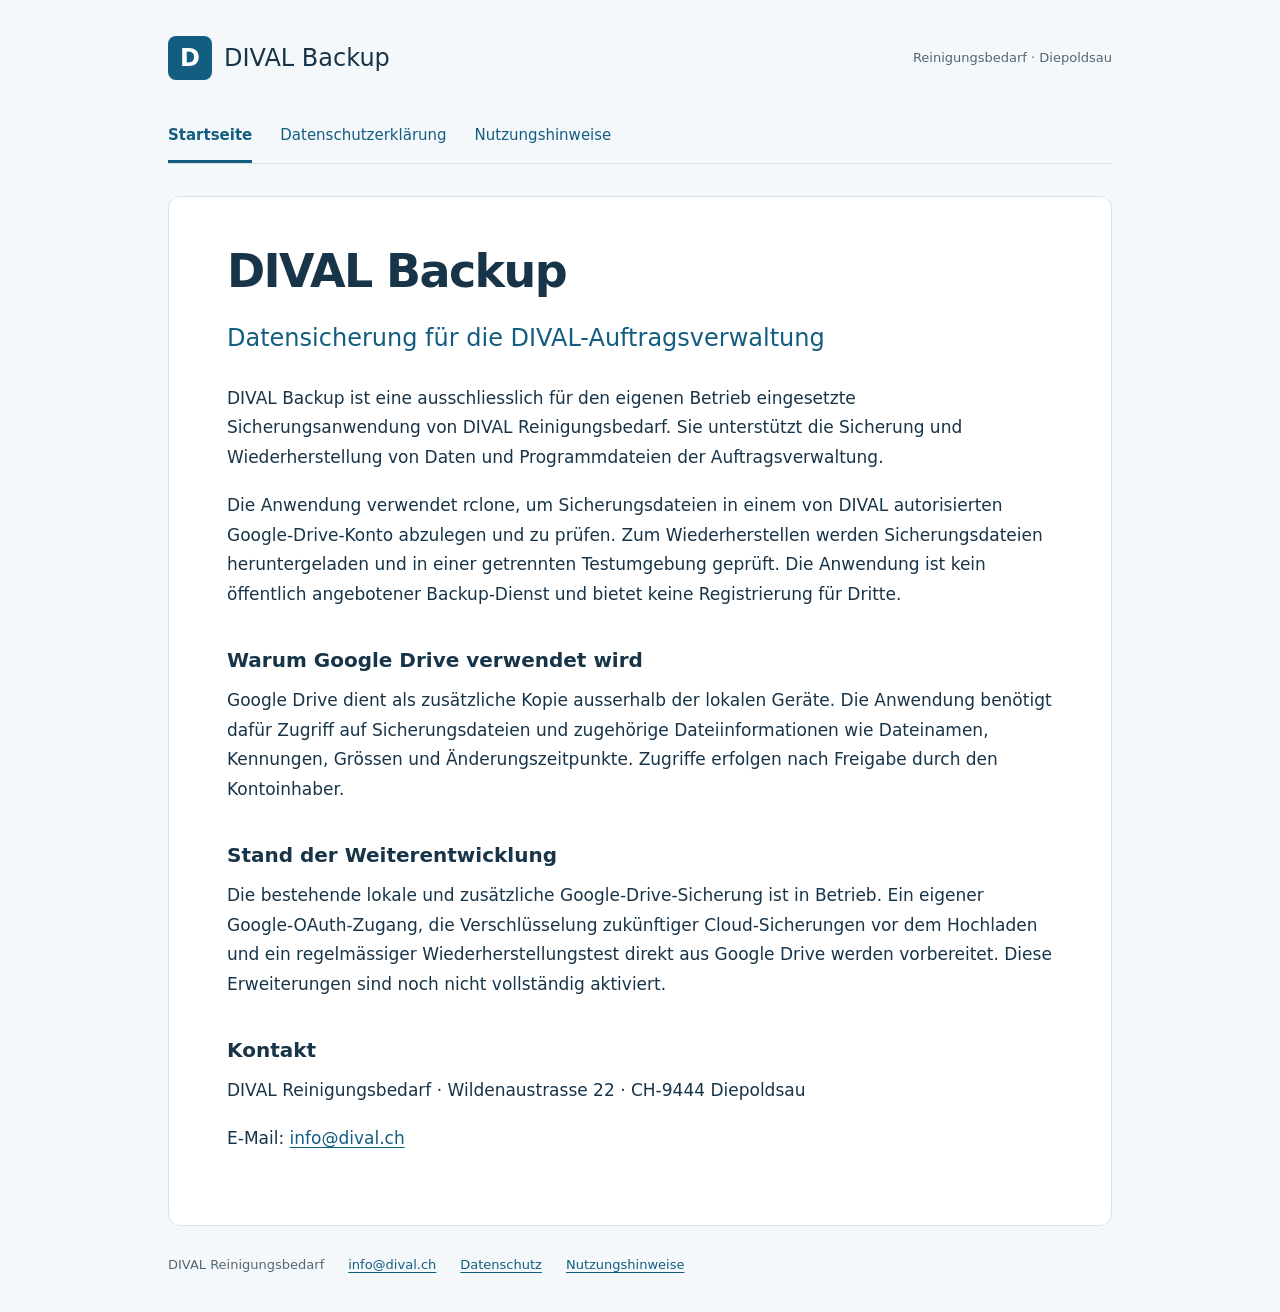
<file: index.html>
<!doctype html>
<html lang="de-CH"><head><meta charset="utf-8"><meta name="viewport" content="width=device-width, initial-scale=1"><meta name="description" content="Informationen zur betrieblichen DIVAL-Backup-Anwendung, ihrem Datenschutz und ihrer Nutzung."><title>Startseite · DIVAL Backup</title><link rel="stylesheet" href="style.css"></head>
<body><a class="skip" href="#inhalt">Zum Inhalt</a><header><div class="top"><a class="brand" href="index.html"><span class="mark" aria-hidden="true">D</span><span>DIVAL <strong>Backup</strong></span></a><span class="eyebrow">Reinigungsbedarf · Diepoldsau</span></div><nav aria-label="Hauptnavigation"><a href="index.html" aria-current="page">Startseite</a><a href="datenschutz.html">Datenschutzerklärung</a><a href="nutzung.html">Nutzungshinweise</a></nav></header>
<main id="inhalt"><h1>DIVAL Backup</h1>
<h2>Datensicherung für die DIVAL-Auftragsverwaltung</h2>
<p>DIVAL Backup ist eine ausschliesslich für den eigenen Betrieb eingesetzte Sicherungsanwendung von DIVAL Reinigungsbedarf. Sie unterstützt die Sicherung und Wiederherstellung von Daten und Programmdateien der Auftragsverwaltung.</p>
<p>Die Anwendung verwendet rclone, um Sicherungsdateien in einem von DIVAL autorisierten Google-Drive-Konto abzulegen und zu prüfen. Zum Wiederherstellen werden Sicherungsdateien heruntergeladen und in einer getrennten Testumgebung geprüft. Die Anwendung ist kein öffentlich angebotener Backup-Dienst und bietet keine Registrierung für Dritte.</p>
<h3>Warum Google Drive verwendet wird</h3>
<p>Google Drive dient als zusätzliche Kopie ausserhalb der lokalen Geräte. Die Anwendung benötigt dafür Zugriff auf Sicherungsdateien und zugehörige Dateiinformationen wie Dateinamen, Kennungen, Grössen und Änderungszeitpunkte. Zugriffe erfolgen nach Freigabe durch den Kontoinhaber.</p>
<h3>Stand der Weiterentwicklung</h3>
<p>Die bestehende lokale und zusätzliche Google-Drive-Sicherung ist in Betrieb. Ein eigener Google-OAuth-Zugang, die Verschlüsselung zukünftiger Cloud-Sicherungen vor dem Hochladen und ein regelmässiger Wiederherstellungstest direkt aus Google Drive werden vorbereitet. Diese Erweiterungen sind noch nicht vollständig aktiviert.</p>
<h3>Kontakt</h3>
<p>DIVAL Reinigungsbedarf · Wildenaustrasse 22 · CH-9444 Diepoldsau</p>
<p>E-Mail: <a href="mailto:info@dival.ch">info@dival.ch</a></p></main><footer><span>DIVAL Reinigungsbedarf</span><a href="mailto:info@dival.ch">info@dival.ch</a><a href="datenschutz.html">Datenschutz</a><a href="nutzung.html">Nutzungshinweise</a></footer></body></html>
</file>
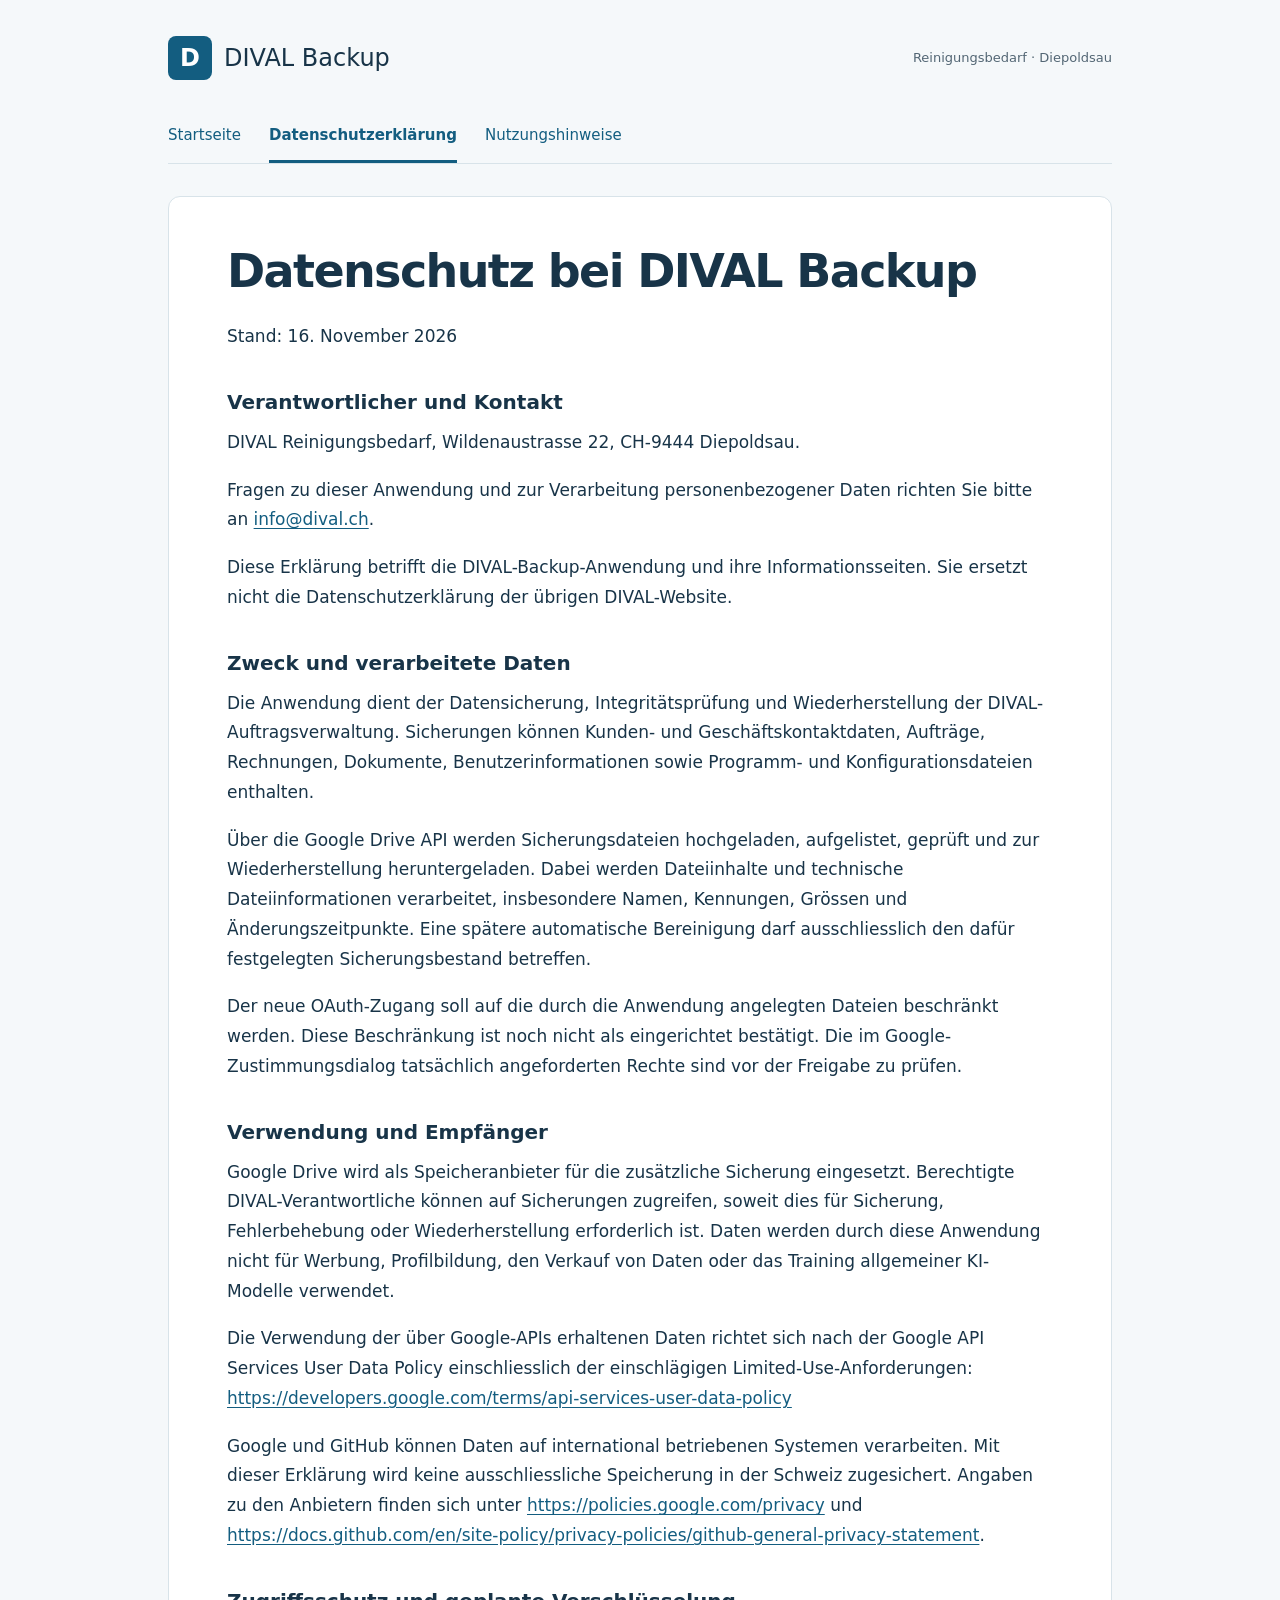
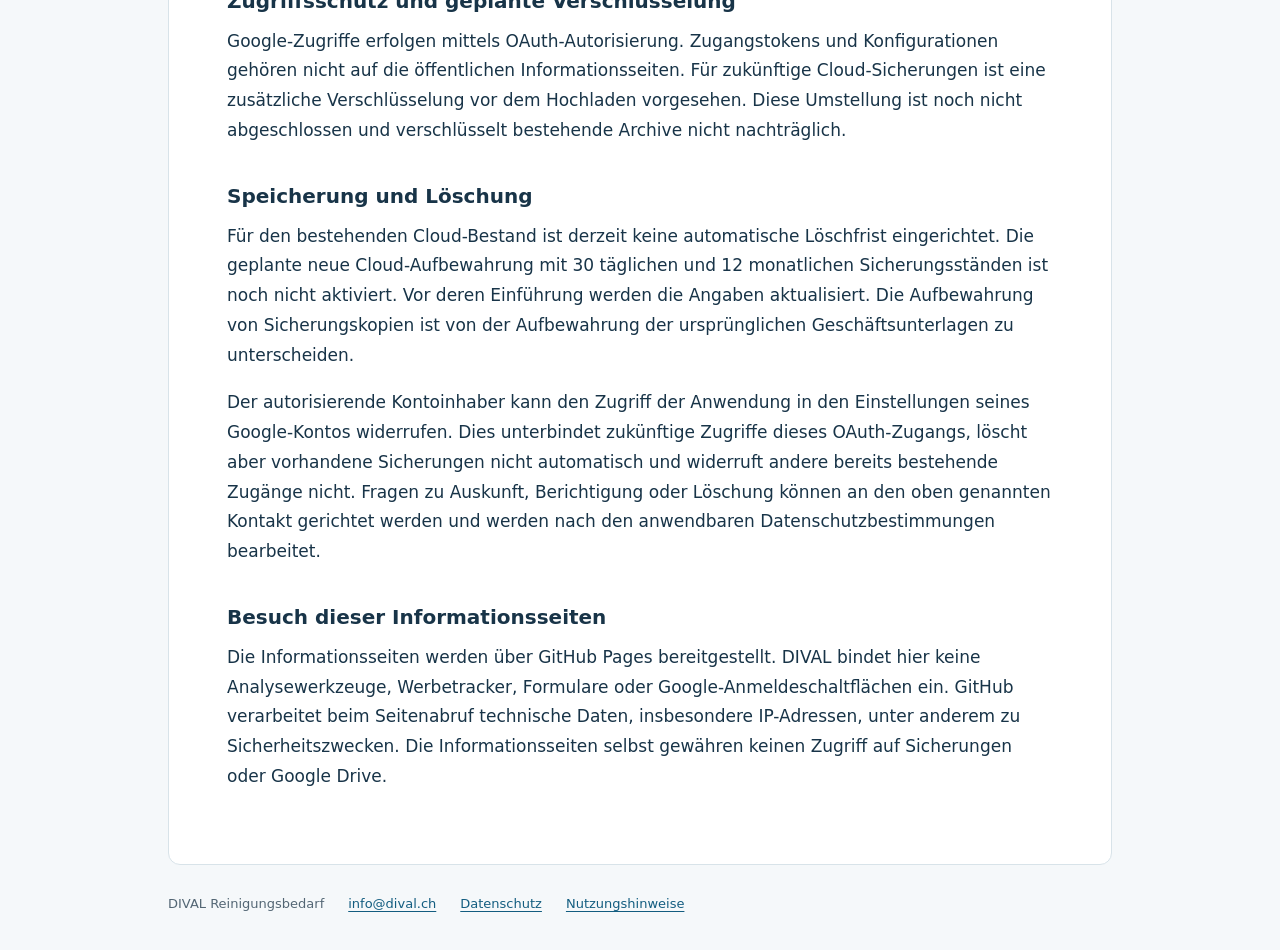
<file: datenschutz.html>
<!doctype html>
<html lang="de-CH"><head><meta charset="utf-8"><meta name="viewport" content="width=device-width, initial-scale=1"><meta name="description" content="Informationen zur betrieblichen DIVAL-Backup-Anwendung, ihrem Datenschutz und ihrer Nutzung."><title>Datenschutzerklärung · DIVAL Backup</title><link rel="stylesheet" href="style.css"></head>
<body><a class="skip" href="#inhalt">Zum Inhalt</a><header><div class="top"><a class="brand" href="index.html"><span class="mark" aria-hidden="true">D</span><span>DIVAL <strong>Backup</strong></span></a><span class="eyebrow">Reinigungsbedarf · Diepoldsau</span></div><nav aria-label="Hauptnavigation"><a href="index.html">Startseite</a><a href="datenschutz.html" aria-current="page">Datenschutzerklärung</a><a href="nutzung.html">Nutzungshinweise</a></nav></header>
<main id="inhalt"><h1>Datenschutz bei DIVAL Backup</h1>
<p>Stand: 16. November 2026</p>
<h3>Verantwortlicher und Kontakt</h3>
<p>DIVAL Reinigungsbedarf, Wildenaustrasse 22, CH-9444 Diepoldsau.</p>
<p>Fragen zu dieser Anwendung und zur Verarbeitung personenbezogener Daten richten Sie bitte an <a href="mailto:info@dival.ch">info@dival.ch</a>.</p>
<p>Diese Erklärung betrifft die DIVAL-Backup-Anwendung und ihre Informationsseiten. Sie ersetzt nicht die Datenschutzerklärung der übrigen DIVAL-Website.</p>
<h3>Zweck und verarbeitete Daten</h3>
<p>Die Anwendung dient der Datensicherung, Integritätsprüfung und Wiederherstellung der DIVAL-Auftragsverwaltung. Sicherungen können Kunden- und Geschäftskontaktdaten, Aufträge, Rechnungen, Dokumente, Benutzerinformationen sowie Programm- und Konfigurationsdateien enthalten.</p>
<p>Über die Google Drive API werden Sicherungsdateien hochgeladen, aufgelistet, geprüft und zur Wiederherstellung heruntergeladen. Dabei werden Dateiinhalte und technische Dateiinformationen verarbeitet, insbesondere Namen, Kennungen, Grössen und Änderungszeitpunkte. Eine spätere automatische Bereinigung darf ausschliesslich den dafür festgelegten Sicherungsbestand betreffen.</p>
<p>Der neue OAuth-Zugang soll auf die durch die Anwendung angelegten Dateien beschränkt werden. Diese Beschränkung ist noch nicht als eingerichtet bestätigt. Die im Google-Zustimmungsdialog tatsächlich angeforderten Rechte sind vor der Freigabe zu prüfen.</p>
<h3>Verwendung und Empfänger</h3>
<p>Google Drive wird als Speicheranbieter für die zusätzliche Sicherung eingesetzt. Berechtigte DIVAL-Verantwortliche können auf Sicherungen zugreifen, soweit dies für Sicherung, Fehlerbehebung oder Wiederherstellung erforderlich ist. Daten werden durch diese Anwendung nicht für Werbung, Profilbildung, den Verkauf von Daten oder das Training allgemeiner KI-Modelle verwendet.</p>
<p>Die Verwendung der über Google-APIs erhaltenen Daten richtet sich nach der Google API Services User Data Policy einschliesslich der einschlägigen Limited-Use-Anforderungen: <a href="https://developers.google.com/terms/api-services-user-data-policy">https://developers.google.com/terms/api-services-user-data-policy</a></p>
<p>Google und GitHub können Daten auf international betriebenen Systemen verarbeiten. Mit dieser Erklärung wird keine ausschliessliche Speicherung in der Schweiz zugesichert. Angaben zu den Anbietern finden sich unter <a href="https://policies.google.com/privacy">https://policies.google.com/privacy</a> und <a href="https://docs.github.com/en/site-policy/privacy-policies/github-general-privacy-statement">https://docs.github.com/en/site-policy/privacy-policies/github-general-privacy-statement</a>.</p>
<h3>Zugriffsschutz und geplante Verschlüsselung</h3>
<p>Google-Zugriffe erfolgen mittels OAuth-Autorisierung. Zugangstokens und Konfigurationen gehören nicht auf die öffentlichen Informationsseiten. Für zukünftige Cloud-Sicherungen ist eine zusätzliche Verschlüsselung vor dem Hochladen vorgesehen. Diese Umstellung ist noch nicht abgeschlossen und verschlüsselt bestehende Archive nicht nachträglich.</p>
<h3>Speicherung und Löschung</h3>
<p>Für den bestehenden Cloud-Bestand ist derzeit keine automatische Löschfrist eingerichtet. Die geplante neue Cloud-Aufbewahrung mit 30 täglichen und 12 monatlichen Sicherungsständen ist noch nicht aktiviert. Vor deren Einführung werden die Angaben aktualisiert. Die Aufbewahrung von Sicherungskopien ist von der Aufbewahrung der ursprünglichen Geschäftsunterlagen zu unterscheiden.</p>
<p>Der autorisierende Kontoinhaber kann den Zugriff der Anwendung in den Einstellungen seines Google-Kontos widerrufen. Dies unterbindet zukünftige Zugriffe dieses OAuth-Zugangs, löscht aber vorhandene Sicherungen nicht automatisch und widerruft andere bereits bestehende Zugänge nicht. Fragen zu Auskunft, Berichtigung oder Löschung können an den oben genannten Kontakt gerichtet werden und werden nach den anwendbaren Datenschutzbestimmungen bearbeitet.</p>
<h3>Besuch dieser Informationsseiten</h3>
<p>Die Informationsseiten werden über GitHub Pages bereitgestellt. DIVAL bindet hier keine Analysewerkzeuge, Werbetracker, Formulare oder Google-Anmeldeschaltflächen ein. GitHub verarbeitet beim Seitenabruf technische Daten, insbesondere IP-Adressen, unter anderem zu Sicherheitszwecken. Die Informationsseiten selbst gewähren keinen Zugriff auf Sicherungen oder Google Drive.</p></main><footer><span>DIVAL Reinigungsbedarf</span><a href="mailto:info@dival.ch">info@dival.ch</a><a href="datenschutz.html">Datenschutz</a><a href="nutzung.html">Nutzungshinweise</a></footer></body></html>
</file>
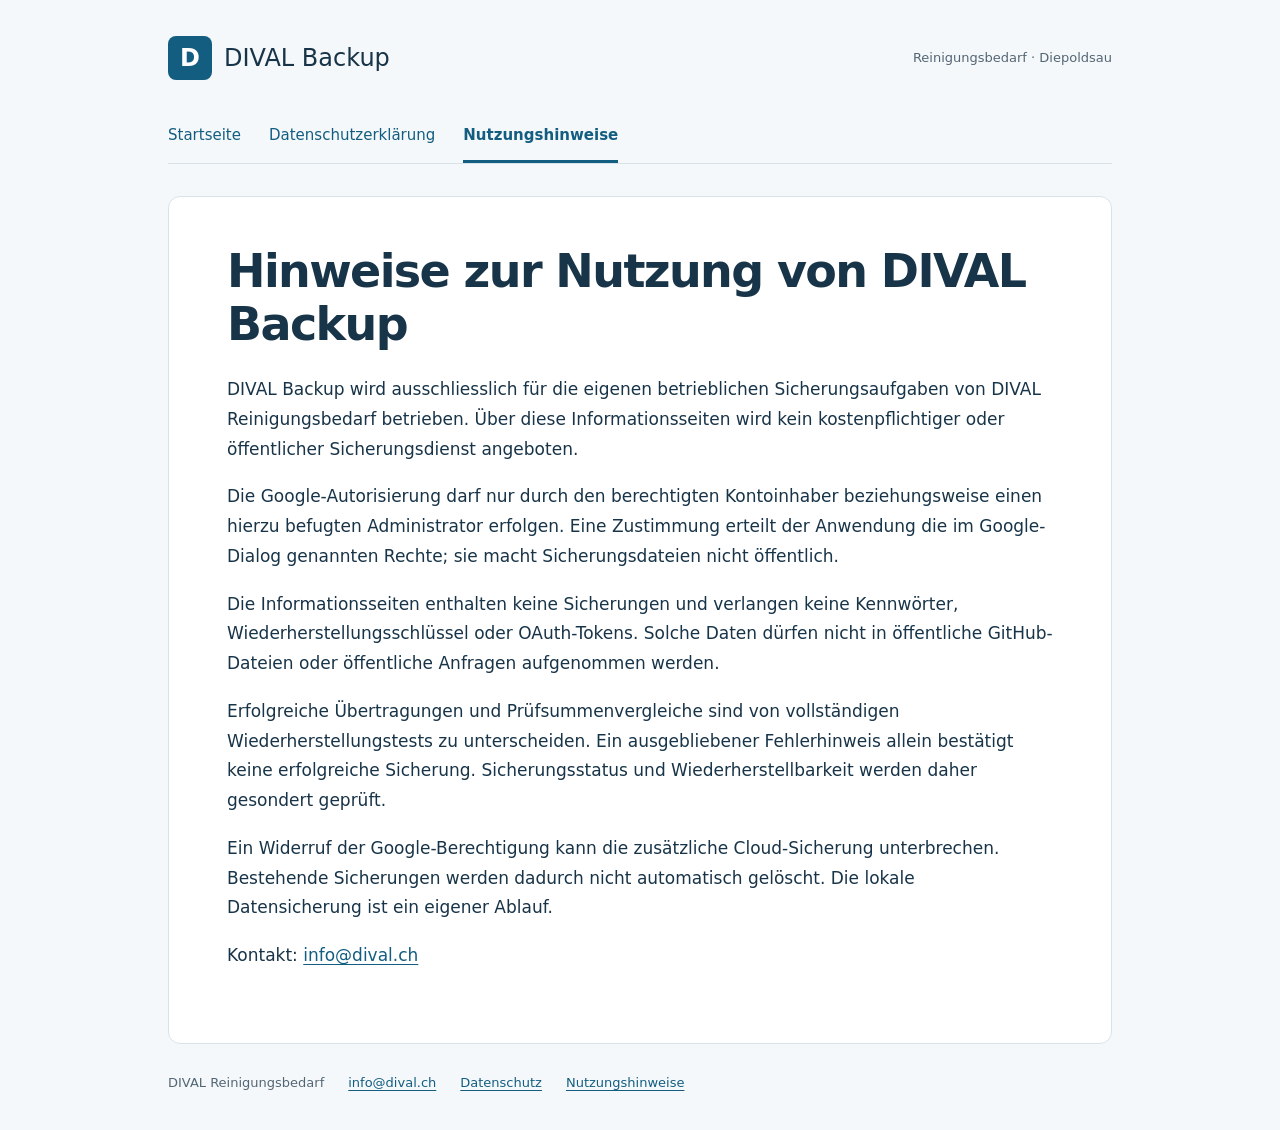
<file: nutzung.html>
<!doctype html>
<html lang="de-CH"><head><meta charset="utf-8"><meta name="viewport" content="width=device-width, initial-scale=1"><meta name="description" content="Informationen zur betrieblichen DIVAL-Backup-Anwendung, ihrem Datenschutz und ihrer Nutzung."><title>Nutzungshinweise · DIVAL Backup</title><link rel="stylesheet" href="style.css"></head>
<body><a class="skip" href="#inhalt">Zum Inhalt</a><header><div class="top"><a class="brand" href="index.html"><span class="mark" aria-hidden="true">D</span><span>DIVAL <strong>Backup</strong></span></a><span class="eyebrow">Reinigungsbedarf · Diepoldsau</span></div><nav aria-label="Hauptnavigation"><a href="index.html">Startseite</a><a href="datenschutz.html">Datenschutzerklärung</a><a href="nutzung.html" aria-current="page">Nutzungshinweise</a></nav></header>
<main id="inhalt"><h1>Hinweise zur Nutzung von DIVAL Backup</h1>
<p>DIVAL Backup wird ausschliesslich für die eigenen betrieblichen Sicherungsaufgaben von DIVAL Reinigungsbedarf betrieben. Über diese Informationsseiten wird kein kostenpflichtiger oder öffentlicher Sicherungsdienst angeboten.</p>
<p>Die Google-Autorisierung darf nur durch den berechtigten Kontoinhaber beziehungsweise einen hierzu befugten Administrator erfolgen. Eine Zustimmung erteilt der Anwendung die im Google-Dialog genannten Rechte; sie macht Sicherungsdateien nicht öffentlich.</p>
<p>Die Informationsseiten enthalten keine Sicherungen und verlangen keine Kennwörter, Wiederherstellungsschlüssel oder OAuth-Tokens. Solche Daten dürfen nicht in öffentliche GitHub-Dateien oder öffentliche Anfragen aufgenommen werden.</p>
<p>Erfolgreiche Übertragungen und Prüfsummenvergleiche sind von vollständigen Wiederherstellungstests zu unterscheiden. Ein ausgebliebener Fehlerhinweis allein bestätigt keine erfolgreiche Sicherung. Sicherungsstatus und Wiederherstellbarkeit werden daher gesondert geprüft.</p>
<p>Ein Widerruf der Google-Berechtigung kann die zusätzliche Cloud-Sicherung unterbrechen. Bestehende Sicherungen werden dadurch nicht automatisch gelöscht. Die lokale Datensicherung ist ein eigener Ablauf.</p>
<p>Kontakt: <a href="mailto:info@dival.ch">info@dival.ch</a></p></main><footer><span>DIVAL Reinigungsbedarf</span><a href="mailto:info@dival.ch">info@dival.ch</a><a href="datenschutz.html">Datenschutz</a><a href="nutzung.html">Nutzungshinweise</a></footer></body></html>
</file>
<file: style.css>
:root{color-scheme:light;--ink:#183448;--blue:#135d80;--muted:#536674;--line:#d8e3e9}*{box-sizing:border-box}body{margin:0;background:#f5f8fa;color:var(--ink);font:17px/1.75 system-ui,-apple-system,"Segoe UI",sans-serif}a{color:var(--blue);text-underline-offset:.2em;overflow-wrap:anywhere}a:focus-visible{outline:3px solid #b26318;outline-offset:5px}header,main,footer{max-width:1000px;margin:auto}header{padding:36px 28px 0}.top{display:flex;align-items:center;justify-content:space-between;gap:20px}.brand{display:flex;gap:12px;align-items:center;text-decoration:none;font-size:24px;color:var(--ink)}.brand strong{font-weight:400}.mark{display:grid;place-items:center;width:44px;height:44px;background:var(--blue);color:white;font-weight:750;border-radius:8px}.eyebrow{color:var(--muted);font-size:13px}nav{display:flex;gap:28px;flex-wrap:wrap;border-bottom:1px solid var(--line);margin-top:30px}nav a{padding:12px 0;text-decoration:none;font-size:15px}nav a[aria-current]{border-bottom:3px solid var(--blue);font-weight:700}main{padding:48px 58px 54px;background:white;border:1px solid var(--line);border-radius:12px;margin-top:32px;margin-bottom:28px;max-width:944px}h1{font-size:clamp(30px,5vw,46px);line-height:1.15;letter-spacing:-.035em;margin:0 0 24px}h2{font-size:24px;line-height:1.4;font-weight:500;margin:0 0 28px;color:var(--blue)}h3{font-size:20px;line-height:1.4;margin:36px 0 12px}p{margin:0 0 18px;max-width:78ch}footer{padding:0 28px 35px;display:flex;flex-wrap:wrap;gap:12px 24px;font-size:13px;color:var(--muted)}.skip{position:absolute;left:16px;top:-100px;background:white;padding:10px;z-index:2}.skip:focus{top:12px}@media(max-width:650px){header{padding:22px 20px 0}.top{align-items:flex-start;flex-direction:column;gap:8px}nav{gap:18px;margin-top:18px}nav a{font-size:14px}main{margin:20px 12px;padding:30px 22px}footer{padding:0 24px 28px}h3{margin-top:28px}}
</file>
